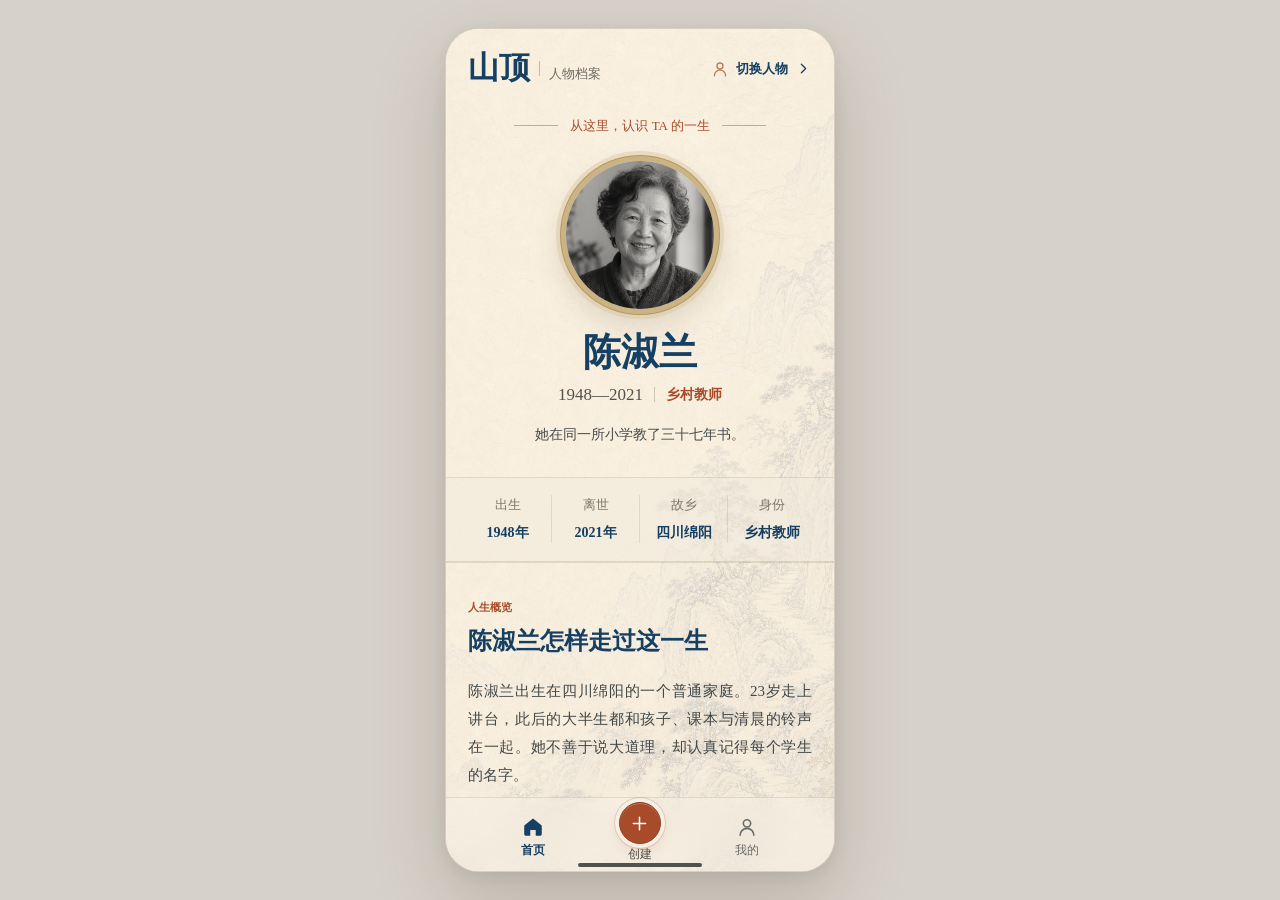
<file: index.html>
<!doctype html>
<html lang="zh-CN">
  <head>
    <meta charset="UTF-8" />
    <meta name="viewport" content="width=device-width, initial-scale=1, viewport-fit=cover" />
    <meta name="theme-color" content="#efede5" />
    <meta name="description" content="山顶人物档案高保真产品演示" />
    <meta name="mobile-web-app-capable" content="yes" />
    <meta name="apple-mobile-web-app-capable" content="yes" />
    <meta name="apple-mobile-web-app-status-bar-style" content="black-translucent" />
    <meta name="apple-mobile-web-app-title" content="山顶" />
    <link rel="manifest" href="./manifest.webmanifest" />
    <link rel="apple-touch-icon" href="./qr-shanding.png" />
    <link rel="icon" href="./favicon.svg" />
    <title>山顶｜人物档案 Demo</title>
    <script type="module" crossorigin src="./assets/index-jaXiYGzw.js"></script>
    <link rel="stylesheet" crossorigin href="./assets/index-DoIgk2yt.css">
  </head>
  <body>
    <div id="root"></div>
  </body>
</html>
</file>
